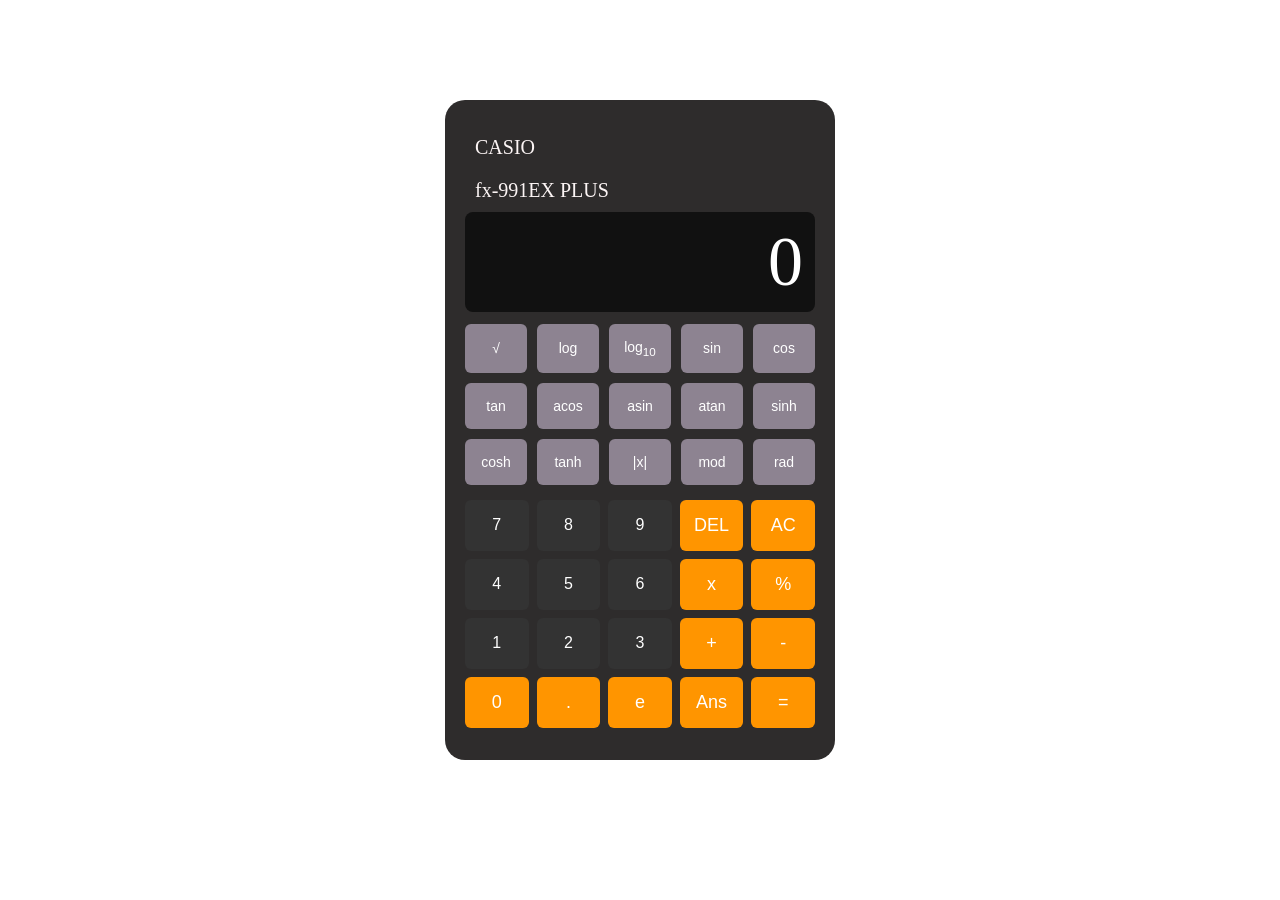
<file: index.html>
<!DOCTYPE html>
<html lang="en">

<head>
  <meta charset="UTF-8">
  <title>Calculator</title>
  <link rel="stylesheet" href="style.css">
</head>

<body>

  <div class = "calculator">
   <div class="display-top">

   </div> 
   
    <div class="footer-text">CASIO </div> 
    <div class="footer-text">fx-991EX PLUS</div>
    
    <div class="display" id="display">0</div>
    <div class="upper">
        <button class="up" onclick="pressSqrt()">√</button>
        <button class="up" onclick="pressLog()">log</button>
        <button class="up" onclick="pressLog10()">log<sub>10</sub></button>
        <button class="up" onclick="pressSin()">sin</button>
        <button class="up" onclick="pressCos()">cos</button>

        <button class="up" onclick="pressTan()">tan</button>
        <button class="up" onclick="pressAcos()">acos</button>
        <button class="up" onclick="pressAsin()">asin</button>
        <button class="up" onclick="pressAtan()">atan</button>
        <button class="up" onclick="pressSinh()">sinh</button>

        <button class="up" onclick="pressCosh()">cosh</button>
        <button class="up" onclick="pressTanh()">tanh</button>
        <button class="up" onclick="pressAbs()">|x|</button>
        <button class="up" onclick="pressButton('%')">mod</button>
        <button class="up" onclick="pressRad()">rad</button>

    </div>

    <div class="buttons">
        <button onclick="pressButton('7')">7</button>
        <button onclick="pressButton('8')">8</button>
        <button onclick="pressButton('9')">9</button>
        <button class="op" onclick="deleteLast()">DEL</button>
        <button class="op" onclick="clearDisplay()">AC</button>
      
        <button onclick="pressButton('4')">4</button>
        <button onclick="pressButton('5')">5</button>
        <button onclick="pressButton('6')">6</button>
        <button class="op" onclick="pressButton('*')">x</button>
        <button class="op" onclick="pressButton('/')">%</button>

        <button onclick="pressButton('1')">1</button>
        <button onclick="pressButton('2')">2</button>
        <button onclick="pressButton('3')">3</button>
        <button class="op" onclick="pressButton('+')">+</button>
         <button class="op" onclick="pressButton('-')">-</button>
      
        <button class="op" onclick="pressButton('0')">0</button>
        <button class="op" onclick="pressButton('.')">.</button>
         <button class="op" onclick="pressButton('e')">e</button>
          <button class="op" onclick="pressButton('Ans')">Ans</button>
        <button class="op" onclick="calculate()">=</button>
       
  </div>
  
  <script src="script.js"></script>
</body>

</html>
</file>
<file: style.css>
.calculator {
  width: 350px;
  background: #2e2c2c;
  border-radius: 20px;
  padding: 20px;
  margin: 100px auto;
  height: 620px
}

.display {
  background: #111;
  color: white;
  font-size: 70px;
  text-align: right;
  padding: 10px 12px;
  border-radius: 8px;
  margin-bottom: 12px;
  height: 80px;
}

.footer-texts {
  font-family: 'Share Tech Mono', monospace;
  font-size: 14px;  
}


.upper {
    display: grid;
  grid-template-columns: repeat(5, 1fr); 
  gap: 10px;
  margin-bottom: 15px;
}

.up {
    background: #9b4444;
    color: white;
    border: 12px ;
    border-radius: 6px;
    padding: 15px 10px;
    font-size: 14px;
    
}

.buttons { 
  display: grid;
  grid-template-columns: repeat(5, 1fr); 
  gap: 8px;
  margin-top: 10px;
  h2 {
    color: white;
    font-size: 18px;
    margin-bottom: 10px;
  }
}

.footer-text {
  text-align:left;
  font-size: 20px;
  color: hwb(0 96% 1%);
  padding: 10px;
}

button {
  background: #333;
  color: white;
  border: 12px ;
  border-radius: 6px;
  padding: 15px 10px;
  font-size: 16px;
  cursor: pointer;

}

.up {
  background: #8d8391;
}

.op {
  background: #FF9500;
  font-size: 18px;
}

.wide {
  grid-column: span 2;
}
.solar-panel {
  width: 80px;
  height: 18px;
  background: repeating-linear-gradient(
    90deg,
    #636060 0px,
    #4a4a4a 1px,
    #716c6c 1px,
    #2e2e2e 12px   
  );
  border-radius: 3px;
  align-self: flex-start;
  margin-left: auto;
  margin-bottom: 6px;
  border: 1px solid #111;
}

.display-top {
  display: flex;
  justify-content: space-between;  
  align-items: center;           
  width: 100%;
  margin-bottom: 6px;
}
</file>
